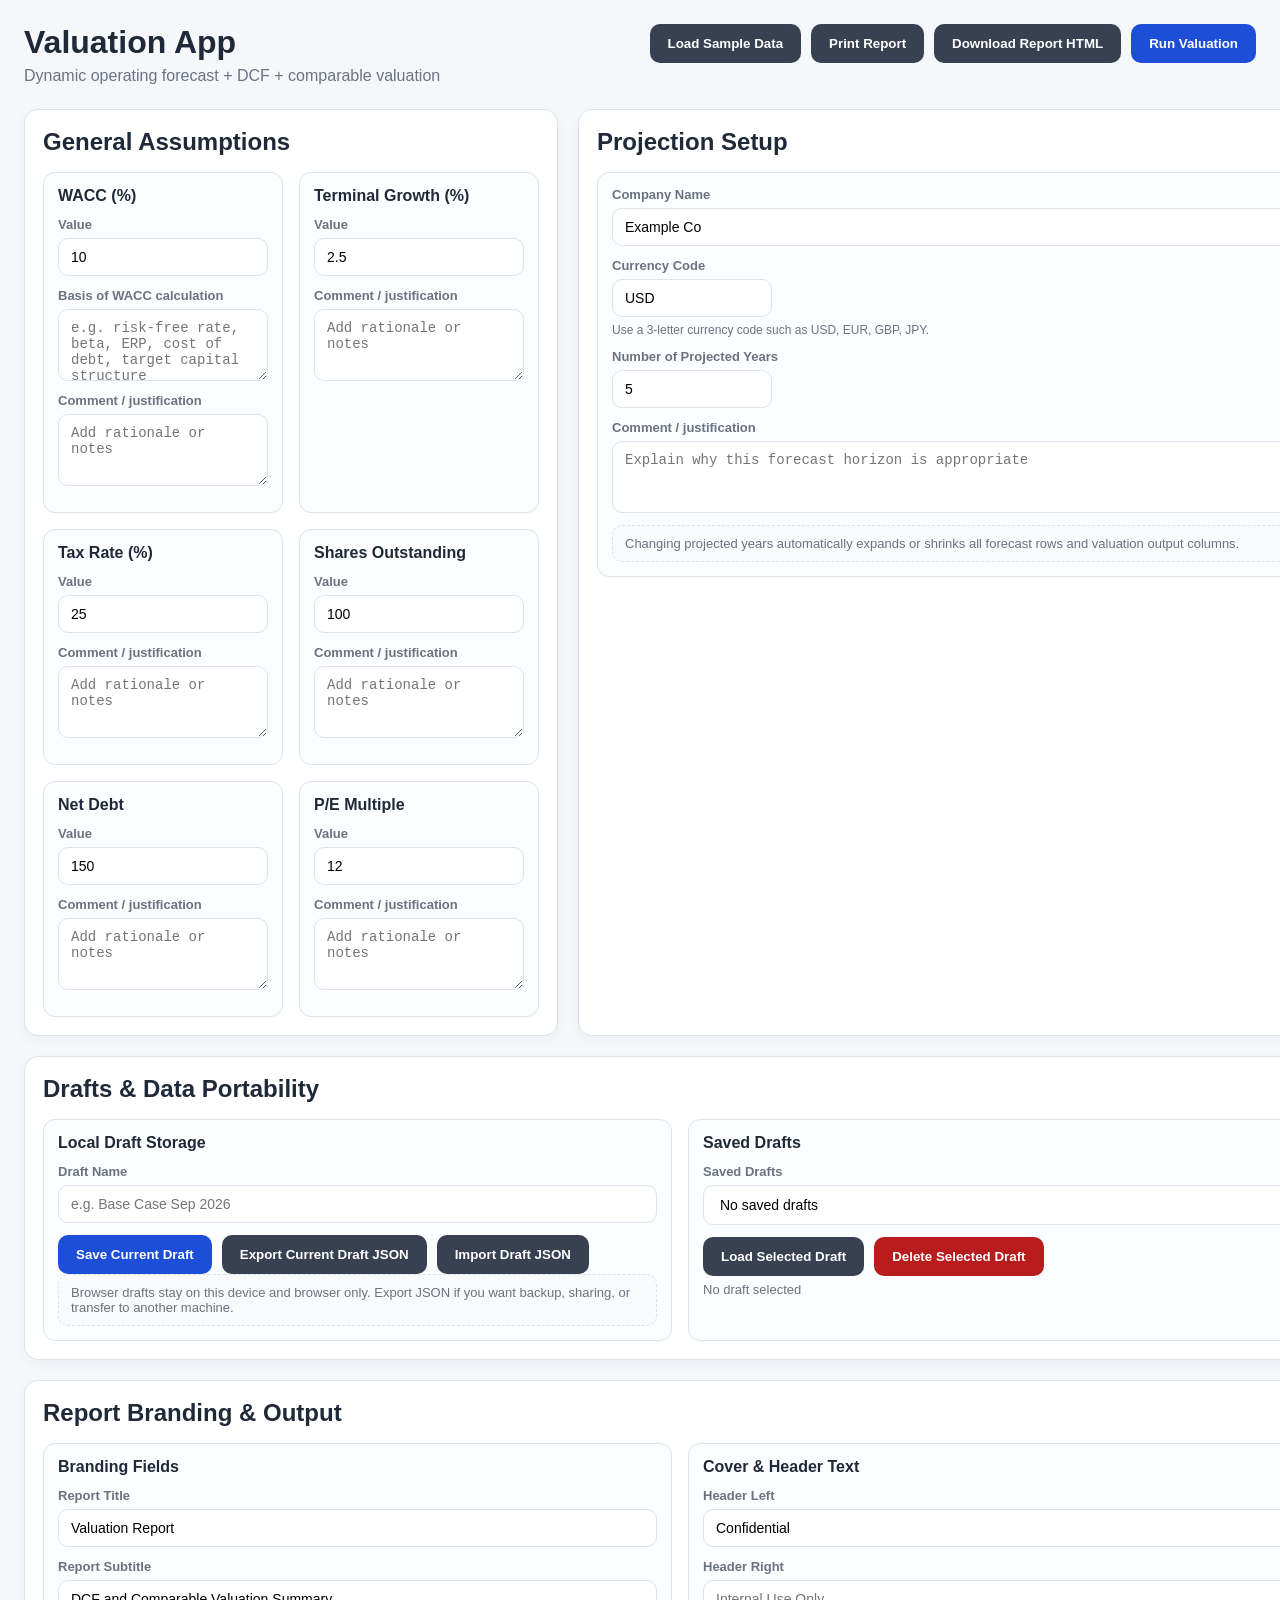
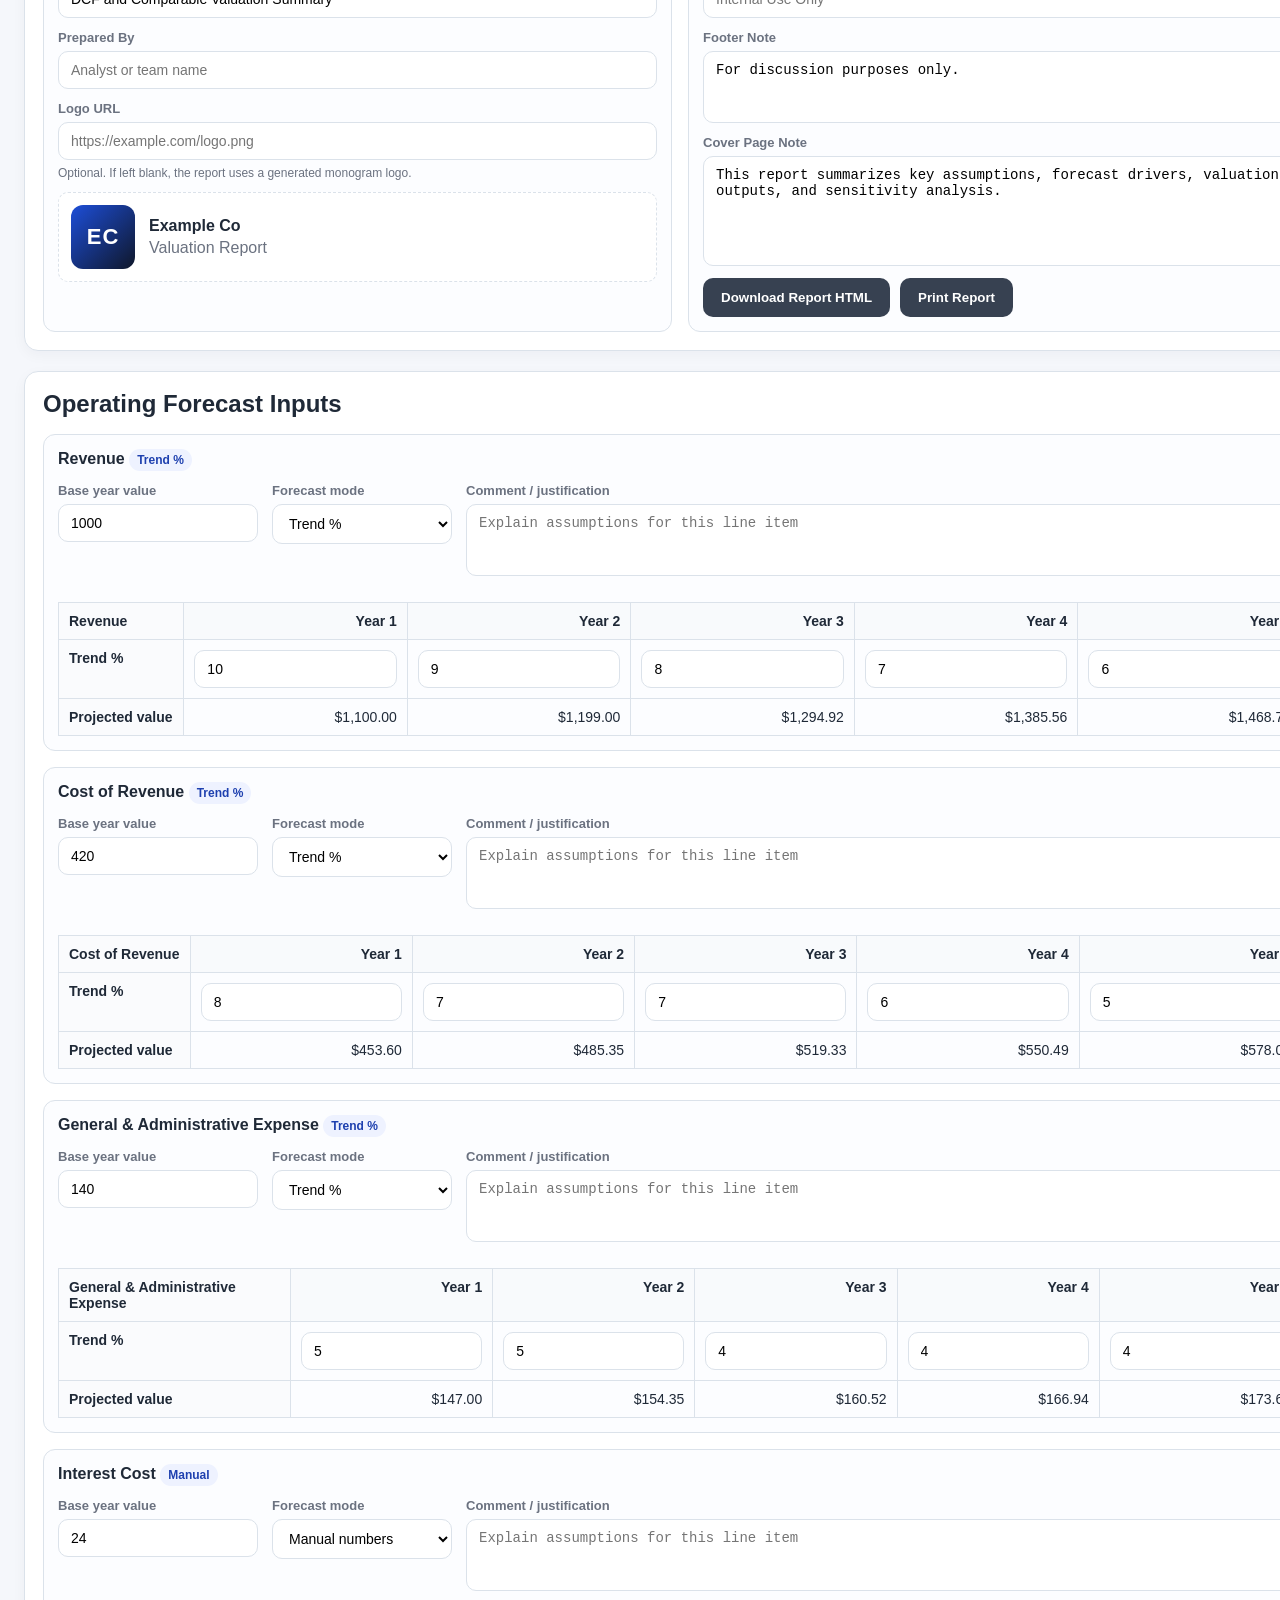
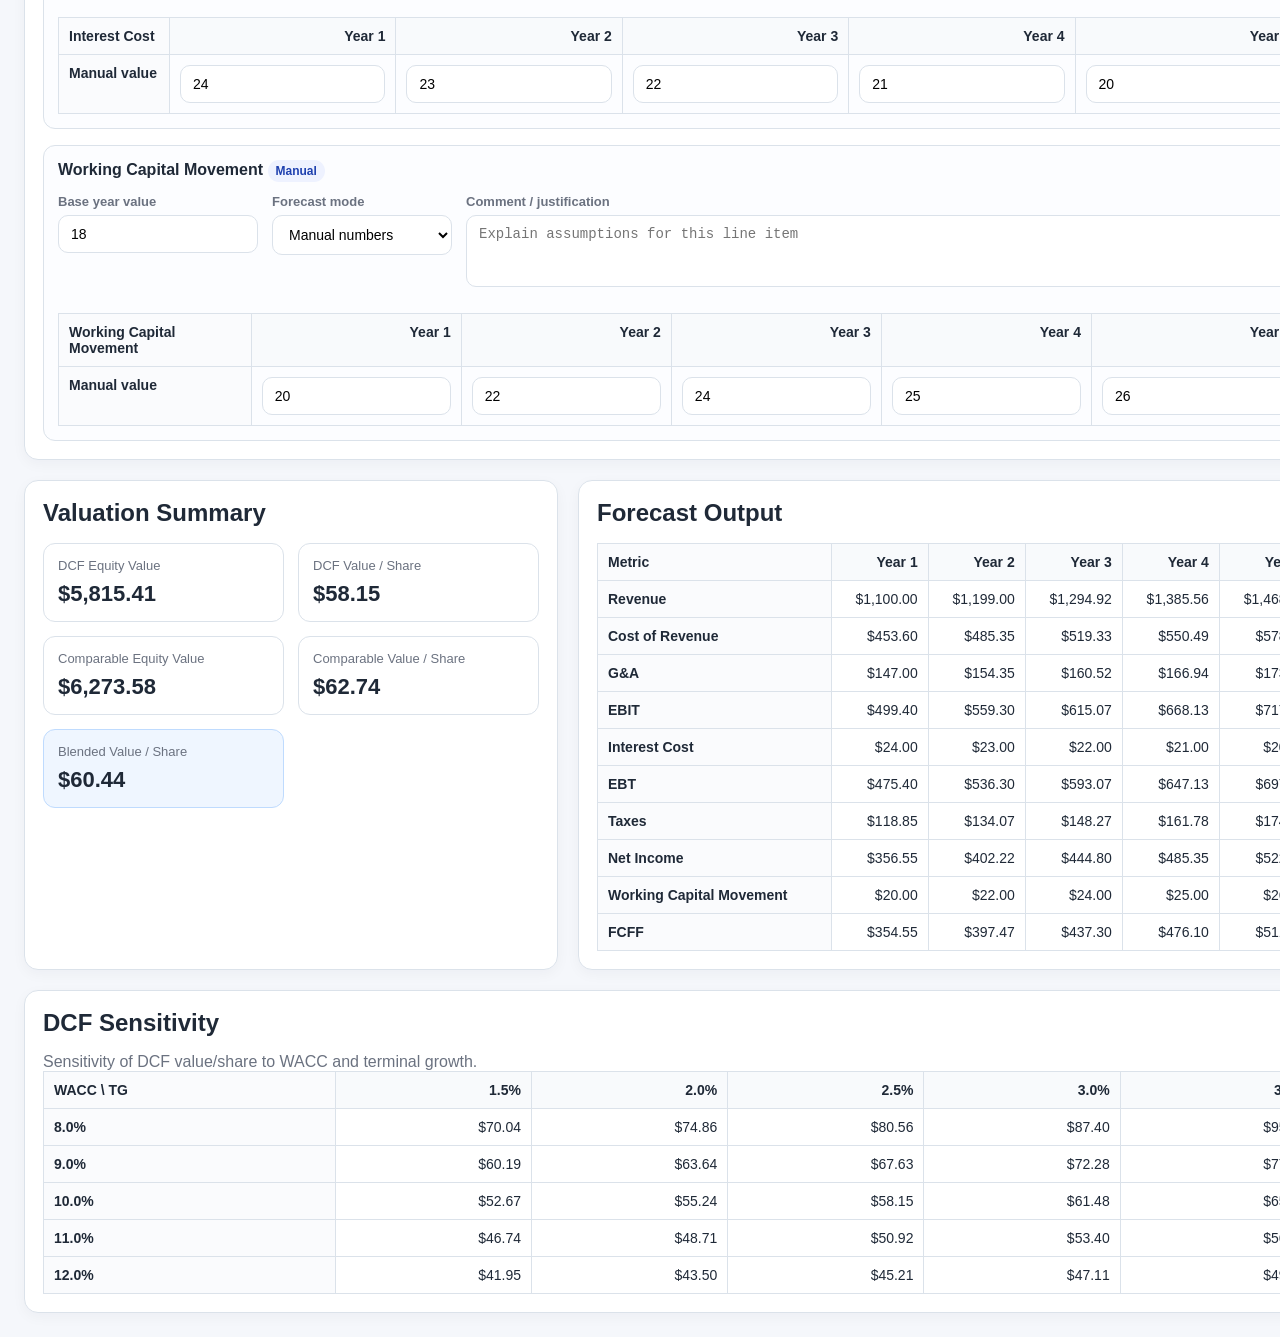
<file: index.html>
<!DOCTYPE html>
<html lang="en">
<head>
  <meta charset="UTF-8" />
  <meta name="viewport" content="width=device-width, initial-scale=1.0" />
  <title>Valuation App</title>
  <link rel="stylesheet" href="styles.css" />
</head>
<body>
  <div class="app-shell">
    <header class="app-header">
      <div>
        <h1>Valuation App</h1>
        <p class="muted">Dynamic operating forecast + DCF + comparable valuation</p>
      </div>
      <div class="header-actions">
        <button id="loadSampleBtn" class="secondary">Load Sample Data</button>
        <button id="printReportBtn" class="secondary">Print Report</button>
        <button id="downloadReportHtmlBtn" class="secondary">Download Report HTML</button>
        <button id="runValuationBtn">Run Valuation</button>
      </div>
    </header>

    <main class="grid-layout">
      <section class="panel">
        <h2>General Assumptions</h2>
        <div id="assumptionsContainer" class="assumptions-grid"></div>
      </section>

      <section class="panel">
        <h2>Projection Setup</h2>
        <div id="projectionSetupContainer"></div>
      </section>

      <section class="panel full-width">
        <h2>Drafts & Data Portability</h2>
        <div id="savedDraftsContainer"></div>
      </section>

      <section class="panel full-width">
        <h2>Report Branding & Output</h2>
        <div id="reportSettingsContainer"></div>
      </section>

      <section class="panel full-width">
        <h2>Operating Forecast Inputs</h2>
        <div id="driversContainer"></div>
      </section>

      <section class="panel">
        <h2>Valuation Summary</h2>
        <div id="summaryContainer" class="summary-grid">
          <div class="summary-card">
            <span class="label">DCF Equity Value</span>
            <strong id="dcfEquityValue">-</strong>
          </div>
          <div class="summary-card">
            <span class="label">DCF Value / Share</span>
            <strong id="dcfValuePerShare">-</strong>
          </div>
          <div class="summary-card">
            <span class="label">Comparable Equity Value</span>
            <strong id="compEquityValue">-</strong>
          </div>
          <div class="summary-card">
            <span class="label">Comparable Value / Share</span>
            <strong id="compValuePerShare">-</strong>
          </div>
          <div class="summary-card highlight">
            <span class="label">Blended Value / Share</span>
            <strong id="blendedValuePerShare">-</strong>
          </div>
        </div>
      </section>

      <section class="panel">
        <h2>Forecast Output</h2>
        <div class="table-wrap">
          <table id="forecastTable"></table>
        </div>
      </section>

      <section class="panel full-width">
        <h2>DCF Sensitivity</h2>
        <p class="muted">Sensitivity of DCF value/share to WACC and terminal growth.</p>
        <div class="table-wrap">
          <table id="sensitivityTable"></table>
        </div>
      </section>
    </main>
  </div>

  <input id="importDraftFile" type="file" accept=".json,application/json" hidden />

  <script src="app.js"></script>
</body>
</html>
</file>
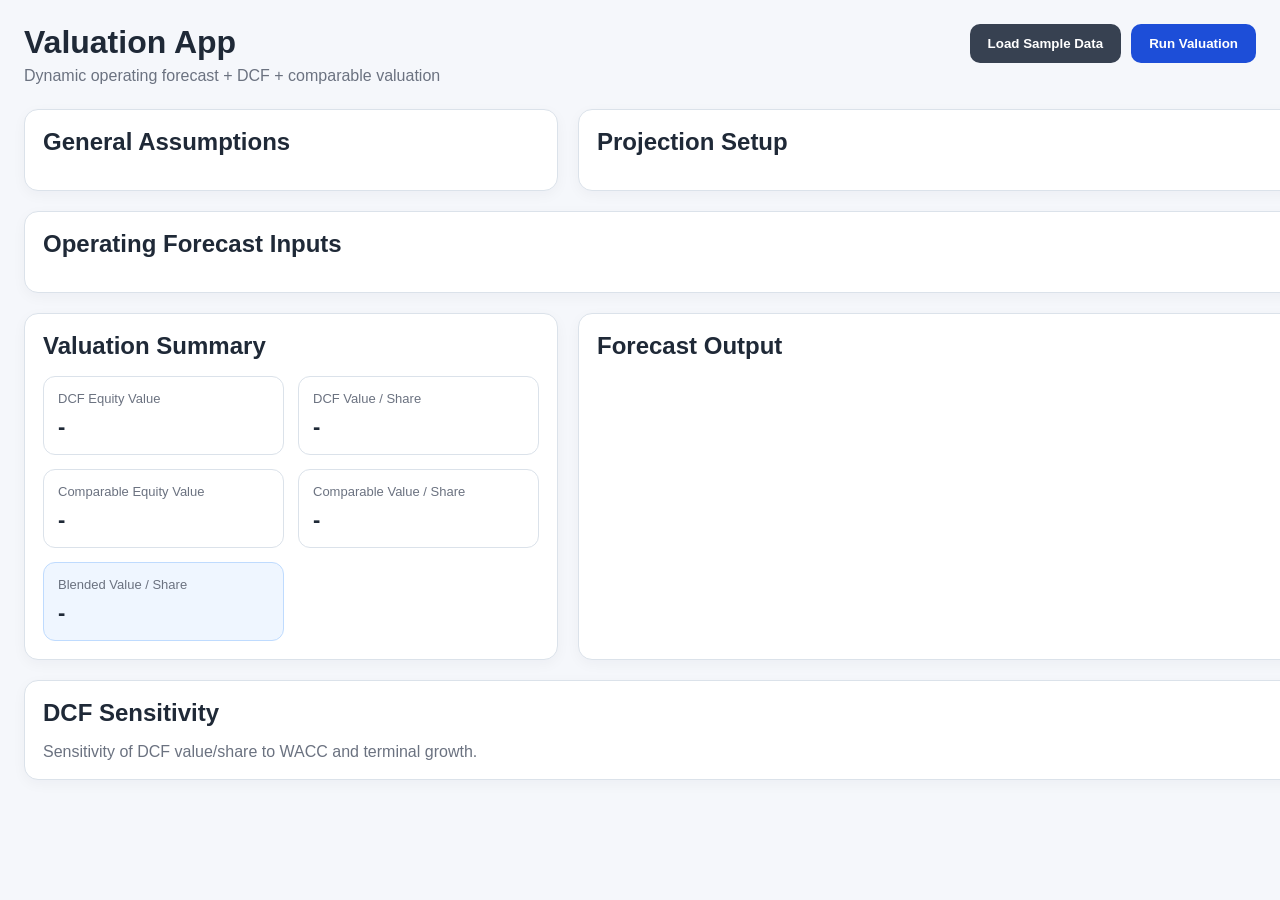
<file: Valuation.html>
<!DOCTYPE html>
<html lang="en">
<head>
  <meta charset="UTF-8" />
  <meta name="viewport" content="width=device-width, initial-scale=1.0" />
  <title>Valuation App</title>
  <link rel="stylesheet" href="styles.css" />
</head>
<body>
  <div class="app-shell">
    <header class="app-header">
      <div>
        <h1>Valuation App</h1>
        <p class="muted">Dynamic operating forecast + DCF + comparable valuation</p>
      </div>
      <div class="header-actions">
        <button id="loadSampleBtn" class="secondary">Load Sample Data</button>
        <button id="runValuationBtn">Run Valuation</button>
      </div>
    </header>

    <main class="grid-layout">
      <section class="panel">
        <h2>General Assumptions</h2>
        <div id="assumptionsContainer" class="assumptions-grid"></div>
      </section>

      <section class="panel">
        <h2>Projection Setup</h2>
        <div id="projectionSetupContainer"></div>
      </section>

      <section class="panel full-width">
        <h2>Operating Forecast Inputs</h2>
        <div id="driversContainer"></div>
      </section>

      <section class="panel">
        <h2>Valuation Summary</h2>
        <div id="summaryContainer" class="summary-grid">
          <div class="summary-card">
            <span class="label">DCF Equity Value</span>
            <strong id="dcfEquityValue">-</strong>
          </div>
          <div class="summary-card">
            <span class="label">DCF Value / Share</span>
            <strong id="dcfValuePerShare">-</strong>
          </div>
          <div class="summary-card">
            <span class="label">Comparable Equity Value</span>
            <strong id="compEquityValue">-</strong>
          </div>
          <div class="summary-card">
            <span class="label">Comparable Value / Share</span>
            <strong id="compValuePerShare">-</strong>
          </div>
          <div class="summary-card highlight">
            <span class="label">Blended Value / Share</span>
            <strong id="blendedValuePerShare">-</strong>
          </div>
        </div>
      </section>

      <section class="panel">
        <h2>Forecast Output</h2>
        <div class="table-wrap">
          <table id="forecastTable"></table>
        </div>
      </section>

      <section class="panel full-width">
        <h2>DCF Sensitivity</h2>
        <p class="muted">Sensitivity of DCF value/share to WACC and terminal growth.</p>
        <div class="table-wrap">
          <table id="sensitivityTable"></table>
        </div>
      </section>
    </main>
  </div>

  <script src="app.js"></script>
</body>
</html>
</file>
<file: styles.css>
:root {
  --bg: #f5f7fb;
  --panel: #ffffff;
  --text: #1f2937;
  --muted: #6b7280;
  --border: #dbe2ea;
  --primary: #1d4ed8;
  --primary-dark: #1e40af;
  --secondary: #eef2ff;
  --highlight: #eff6ff;
  --danger: #b91c1c;
  --success: #ecfdf5;
}

* {
  box-sizing: border-box;
}

body {
  margin: 0;
  font-family: Arial, Helvetica, sans-serif;
  background: var(--bg);
  color: var(--text);
}

.app-shell {
  max-width: 1500px;
  margin: 0 auto;
  padding: 24px;
}

.app-header {
  display: flex;
  justify-content: space-between;
  gap: 16px;
  align-items: flex-start;
  margin-bottom: 24px;
}

.app-header h1 {
  margin: 0 0 6px;
}

.muted {
  color: var(--muted);
  margin: 0;
}

.header-actions {
  display: flex;
  gap: 10px;
  flex-wrap: wrap;
}

button {
  border: none;
  background: var(--primary);
  color: white;
  padding: 12px 18px;
  border-radius: 10px;
  cursor: pointer;
  font-weight: 600;
}

button:hover {
  background: var(--primary-dark);
}

button.secondary {
  background: #374151;
}

button.secondary:hover {
  background: #111827;
}

button.danger {
  background: #b91c1c;
}

button.danger:hover {
  background: #991b1b;
}

.grid-layout {
  display: grid;
  grid-template-columns: 1fr 1fr;
  gap: 20px;
}

.full-width {
  grid-column: 1 / -1;
}

.panel {
  background: var(--panel);
  border: 1px solid var(--border);
  border-radius: 14px;
  padding: 18px;
  box-shadow: 0 4px 14px rgba(15, 23, 42, 0.04);
}

.panel h2 {
  margin-top: 0;
  margin-bottom: 16px;
}

.assumptions-grid {
  display: grid;
  grid-template-columns: repeat(2, minmax(240px, 1fr));
  gap: 16px;
}

.assumption-card,
.driver-card,
.report-card {
  border: 1px solid var(--border);
  border-radius: 12px;
  padding: 14px;
  background: #fcfdff;
}

.assumption-card h3,
.driver-card h3,
.report-card h3 {
  margin: 0 0 12px;
  font-size: 16px;
}

.input-group {
  display: flex;
  flex-direction: column;
  gap: 6px;
  margin-bottom: 12px;
}

.input-row {
  display: flex;
  gap: 12px;
  align-items: center;
  flex-wrap: wrap;
}

label {
  font-size: 13px;
  color: var(--muted);
  font-weight: 600;
}

input[type="number"],
input[type="text"],
input[type="url"],
select,
textarea {
  width: 100%;
  padding: 10px 12px;
  border: 1px solid var(--border);
  border-radius: 10px;
  font-size: 14px;
  background: white;
}

textarea {
  min-height: 72px;
  resize: vertical;
}

.small-input {
  max-width: 160px;
}

.driver-grid {
  display: grid;
  grid-template-columns: 1fr;
  gap: 16px;
}

.driver-top {
  display: grid;
  grid-template-columns: 200px 180px 1fr;
  gap: 14px;
  margin-bottom: 14px;
  align-items: start;
}

.mode-badge {
  display: inline-block;
  font-size: 12px;
  padding: 4px 8px;
  border-radius: 999px;
  background: var(--secondary);
  color: var(--primary-dark);
  font-weight: 700;
}

.table-wrap {
  overflow-x: auto;
}

table {
  width: 100%;
  border-collapse: collapse;
  min-width: 720px;
}

th,
td {
  border: 1px solid var(--border);
  padding: 10px;
  text-align: right;
  vertical-align: top;
  font-size: 14px;
}

th:first-child,
td:first-child {
  text-align: left;
  font-weight: 600;
  background: #fafbfd;
}

th {
  background: #f8fafc;
}

.summary-grid {
  display: grid;
  grid-template-columns: repeat(2, minmax(180px, 1fr));
  gap: 14px;
}

.summary-card {
  border: 1px solid var(--border);
  border-radius: 12px;
  padding: 14px;
  background: white;
}

.summary-card.highlight {
  background: var(--highlight);
  border-color: #bfdbfe;
}

.summary-card .label {
  display: block;
  font-size: 13px;
  color: var(--muted);
  margin-bottom: 8px;
}

.summary-card strong {
  font-size: 22px;
}

.note-box {
  background: #f9fafb;
  border: 1px dashed var(--border);
  border-radius: 10px;
  padding: 10px 12px;
  font-size: 13px;
  color: var(--muted);
}

.metric-negative {
  color: var(--danger);
}

.saved-drafts-grid,
.report-settings-grid {
  display: grid;
  grid-template-columns: 1fr 1fr;
  gap: 16px;
}

.action-row {
  display: flex;
  gap: 10px;
  flex-wrap: wrap;
  margin-top: 8px;
}

.meta-text {
  font-size: 13px;
  color: var(--muted);
  margin-top: 6px;
}

.inline-help {
  font-size: 12px;
  color: var(--muted);
}

.logo-preview {
  display: flex;
  align-items: center;
  gap: 14px;
  padding: 12px;
  border: 1px dashed var(--border);
  border-radius: 10px;
  background: #fff;
  margin-top: 8px;
}

.logo-preview img {
  width: 64px;
  height: 64px;
  object-fit: contain;
  border-radius: 8px;
  background: white;
  border: 1px solid var(--border);
  padding: 4px;
}

.logo-fallback {
  width: 64px;
  height: 64px;
  border-radius: 12px;
  background: linear-gradient(135deg, #1d4ed8, #0f172a);
  color: white;
  display: inline-flex;
  align-items: center;
  justify-content: center;
  font-size: 22px;
  font-weight: 700;
  letter-spacing: 1px;
}

.logo-preview-text {
  display: flex;
  flex-direction: column;
  gap: 4px;
}

.cover-note {
  min-height: 110px;
}

@media (max-width: 1100px) {
  .grid-layout {
    grid-template-columns: 1fr;
  }

  .assumptions-grid,
  .saved-drafts-grid,
  .report-settings-grid {
    grid-template-columns: 1fr;
  }

  .driver-top {
    grid-template-columns: 1fr;
  }

  .summary-grid {
    grid-template-columns: 1fr;
  }

  .app-header {
    flex-direction: column;
  }
}
</file>
